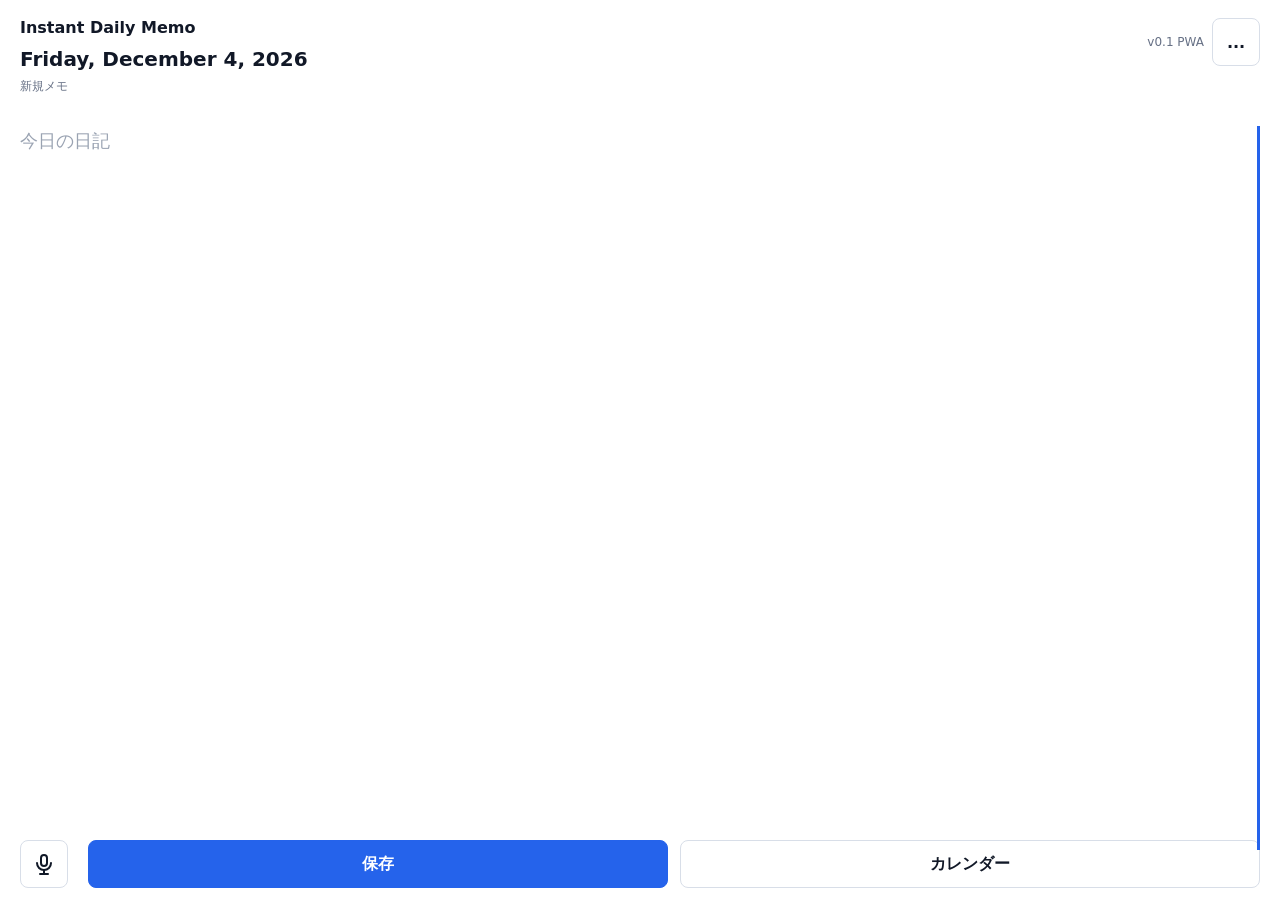
<file: index.html>
<!doctype html>
<html lang="ja">
  <head>
    <meta charset="utf-8">
    <meta name="viewport" content="width=device-width, initial-scale=1, viewport-fit=cover">
    <meta name="theme-color" content="#ffffff">
    <meta name="description" content="起動したらすぐ今日の日記を書ける PWA">
    <title>Instant Daily Memo</title>
    <link rel="manifest" href="manifest.webmanifest">
    <link rel="icon" href="icons/icon.svg" type="image/svg+xml">
    <link rel="apple-touch-icon" href="icons/icon.svg">
    <link rel="stylesheet" href="styles.css">
  </head>
  <body>
    <main class="app-shell" aria-label="Instant Daily Memo">
      <header class="topbar">
        <div>
          <p class="app-name">Instant Daily Memo</p>
          <button class="date-button" id="dateButton" type="button"></button>
        </div>
        <div class="top-actions">
          <span class="version">v0.1 PWA</span>
          <button class="icon-button" id="settingsButton" type="button" aria-label="設定" title="設定">
            <span aria-hidden="true">...</span>
          </button>
        </div>
      </header>

      <p class="status" id="statusText" role="status" aria-live="polite">読み込み中...</p>

      <section class="editor-wrap" aria-label="今日の日記">
        <textarea id="memoText" spellcheck="true" autocomplete="off" placeholder="今日の日記"></textarea>
        <div class="scroll-track" aria-hidden="true">
          <div class="scroll-thumb" id="scrollThumb"></div>
        </div>
      </section>

      <footer class="actionbar">
        <button class="icon-button" id="voiceButton" type="button" aria-label="音声入力" title="音声入力">
          <svg viewBox="0 0 24 24" aria-hidden="true">
            <path d="M12 14a3 3 0 0 0 3-3V6a3 3 0 1 0-6 0v5a3 3 0 0 0 3 3Z"></path>
            <path d="M19 11a7 7 0 0 1-14 0"></path>
            <path d="M12 18v4"></path>
            <path d="M8 22h8"></path>
          </svg>
        </button>
        <button class="primary-button" id="saveButton" type="button">保存</button>
        <button class="secondary-button" id="calendarButton" type="button">カレンダー</button>
      </footer>
    </main>

    <dialog class="settings-dialog" id="settingsDialog">
      <form method="dialog" class="settings-panel">
        <header class="dialog-header">
          <h1>設定</h1>
          <button class="icon-button" value="close" aria-label="閉じる" title="閉じる">
            <span aria-hidden="true">x</span>
          </button>
        </header>

        <div class="setting-row">
          <div>
            <strong>保存先</strong>
            <p>Google Calendar API が有効な時は今日の memo 予定にも保存します</p>
          </div>
          <span class="setting-value" id="googleStatus">未接続</span>
        </div>

        <label class="field-row">
          <span>OAuth クライアント ID</span>
          <input id="clientIdInput" type="text" inputmode="url" autocomplete="off" placeholder="xxxxx.apps.googleusercontent.com">
        </label>

        <label class="field-row">
          <span>カレンダー ID</span>
          <input id="calendarIdInput" type="text" autocomplete="off" value="primary">
        </label>

        <div class="dialog-actions">
          <button class="primary-button" id="googleSignInButton" type="button">Google 接続</button>
          <button class="secondary-button" id="googleSignOutButton" type="button">解除</button>
        </div>

        <div class="setting-row">
          <div>
            <strong>共有テキスト</strong>
            <p>共有された本文は今日の日記末尾に追加します</p>
          </div>
          <span class="setting-value" id="shareStatus">待機中</span>
        </div>

        <div class="dialog-actions">
          <button class="secondary-button" id="exportButton" type="button">JSON 書き出し</button>
          <button class="secondary-button" id="icsButton" type="button">ICS 保存</button>
        </div>

        <nav class="legal-links" aria-label="公開文書">
          <a href="privacy-policy.html" target="_blank" rel="noopener">プライバシーポリシー</a>
          <a href="terms.html" target="_blank" rel="noopener">利用規約</a>
        </nav>
      </form>
    </dialog>

    <div class="toast" id="toast" role="status" aria-live="polite"></div>
    <script src="https://accounts.google.com/gsi/client" async defer></script>
    <script src="app.js" type="module"></script>
  </body>
</html>
</file>
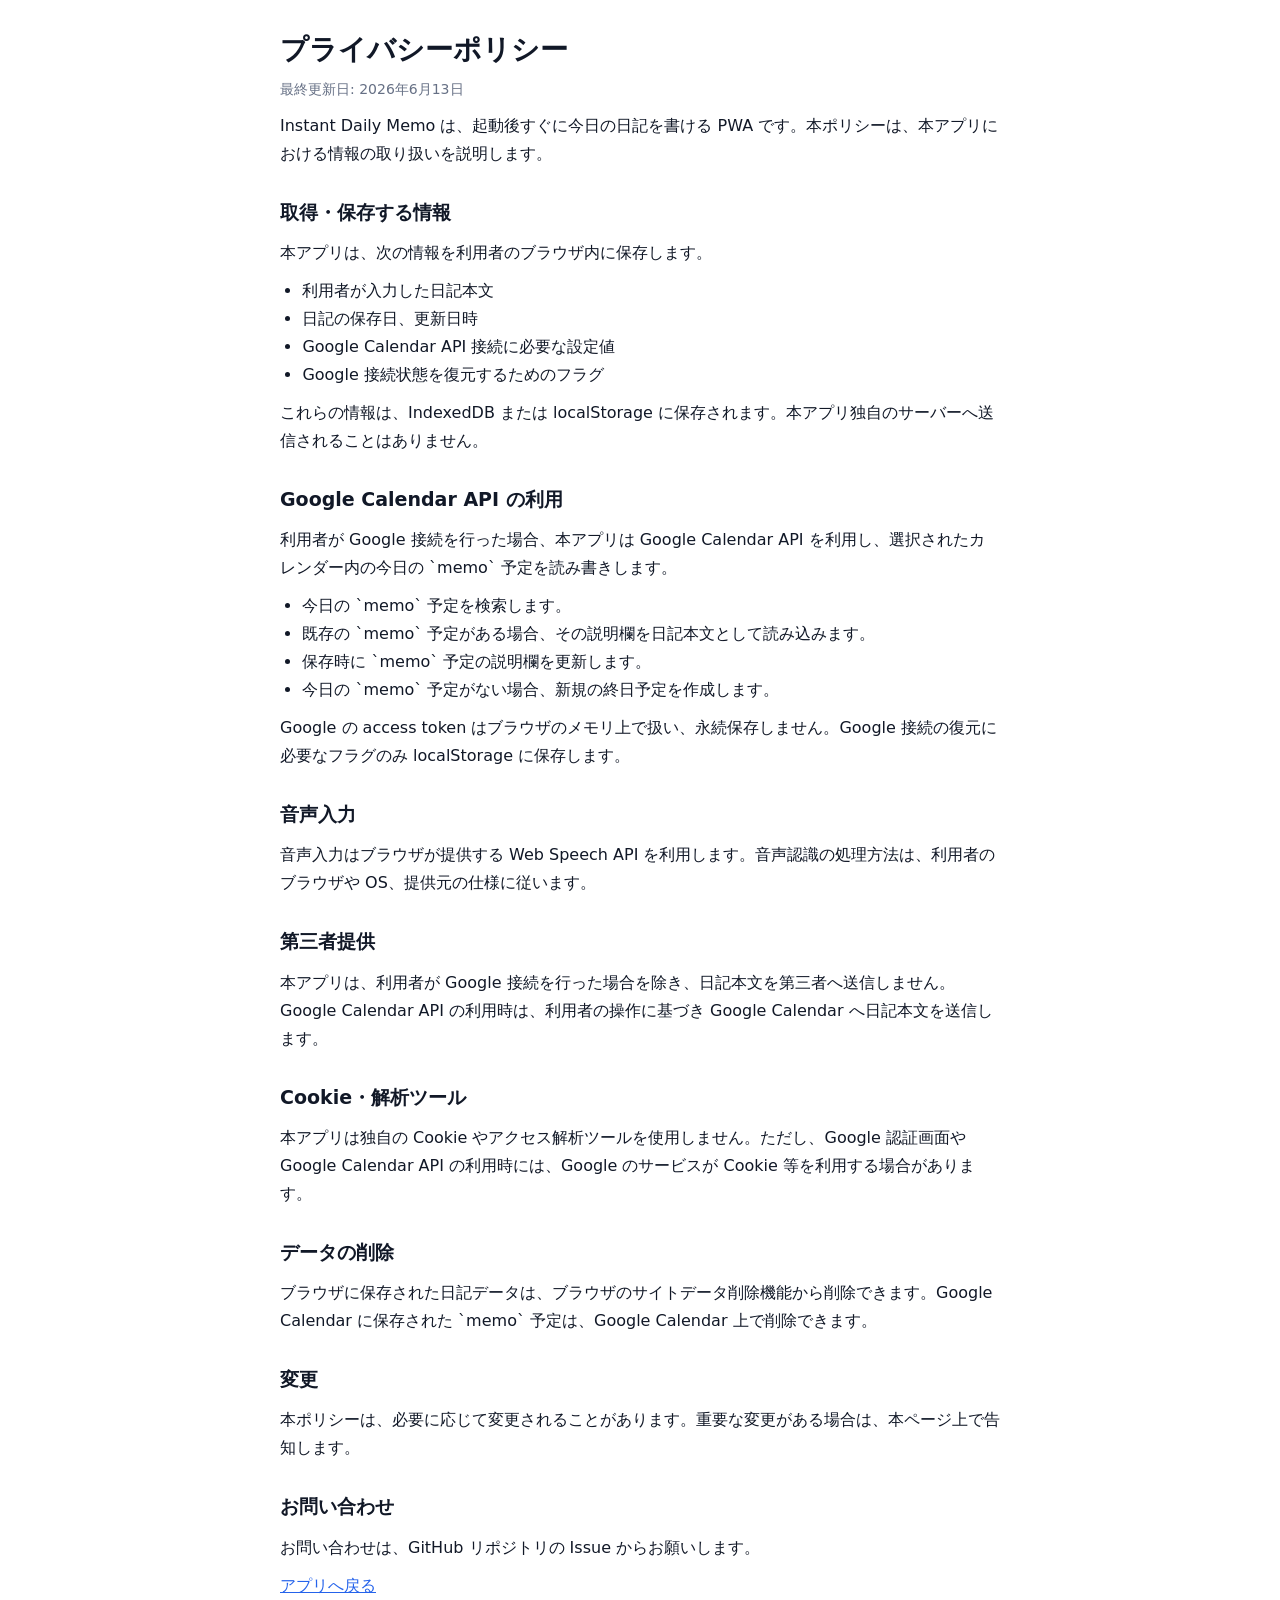
<file: privacy-policy.html>
<!doctype html>
<html lang="ja">
  <head>
    <meta charset="utf-8">
    <meta name="viewport" content="width=device-width, initial-scale=1">
    <meta name="theme-color" content="#ffffff">
    <title>プライバシーポリシー - Instant Daily Memo</title>
    <link rel="stylesheet" href="styles.css">
  </head>
  <body>
    <main class="legal-page">
      <h1>プライバシーポリシー</h1>
      <p class="updated">最終更新日: 2026年6月13日</p>

      <p>
        Instant Daily Memo は、起動後すぐに今日の日記を書ける PWA です。本ポリシーは、本アプリにおける情報の取り扱いを説明します。
      </p>

      <h2>取得・保存する情報</h2>
      <p>本アプリは、次の情報を利用者のブラウザ内に保存します。</p>
      <ul>
        <li>利用者が入力した日記本文</li>
        <li>日記の保存日、更新日時</li>
        <li>Google Calendar API 接続に必要な設定値</li>
        <li>Google 接続状態を復元するためのフラグ</li>
      </ul>
      <p>
        これらの情報は、IndexedDB または localStorage に保存されます。本アプリ独自のサーバーへ送信されることはありません。
      </p>

      <h2>Google Calendar API の利用</h2>
      <p>
        利用者が Google 接続を行った場合、本アプリは Google Calendar API を利用し、選択されたカレンダー内の今日の `memo` 予定を読み書きします。
      </p>
      <ul>
        <li>今日の `memo` 予定を検索します。</li>
        <li>既存の `memo` 予定がある場合、その説明欄を日記本文として読み込みます。</li>
        <li>保存時に `memo` 予定の説明欄を更新します。</li>
        <li>今日の `memo` 予定がない場合、新規の終日予定を作成します。</li>
      </ul>
      <p>
        Google の access token はブラウザのメモリ上で扱い、永続保存しません。Google 接続の復元に必要なフラグのみ localStorage に保存します。
      </p>

      <h2>音声入力</h2>
      <p>
        音声入力はブラウザが提供する Web Speech API を利用します。音声認識の処理方法は、利用者のブラウザや OS、提供元の仕様に従います。
      </p>

      <h2>第三者提供</h2>
      <p>
        本アプリは、利用者が Google 接続を行った場合を除き、日記本文を第三者へ送信しません。Google Calendar API の利用時は、利用者の操作に基づき Google Calendar へ日記本文を送信します。
      </p>

      <h2>Cookie・解析ツール</h2>
      <p>
        本アプリは独自の Cookie やアクセス解析ツールを使用しません。ただし、Google 認証画面や Google Calendar API の利用時には、Google のサービスが Cookie 等を利用する場合があります。
      </p>

      <h2>データの削除</h2>
      <p>
        ブラウザに保存された日記データは、ブラウザのサイトデータ削除機能から削除できます。Google Calendar に保存された `memo` 予定は、Google Calendar 上で削除できます。
      </p>

      <h2>変更</h2>
      <p>
        本ポリシーは、必要に応じて変更されることがあります。重要な変更がある場合は、本ページ上で告知します。
      </p>

      <h2>お問い合わせ</h2>
      <p>
        お問い合わせは、GitHub リポジトリの Issue からお願いします。
      </p>

      <p><a href="./">アプリへ戻る</a></p>
    </main>
  </body>
</html>
</file>
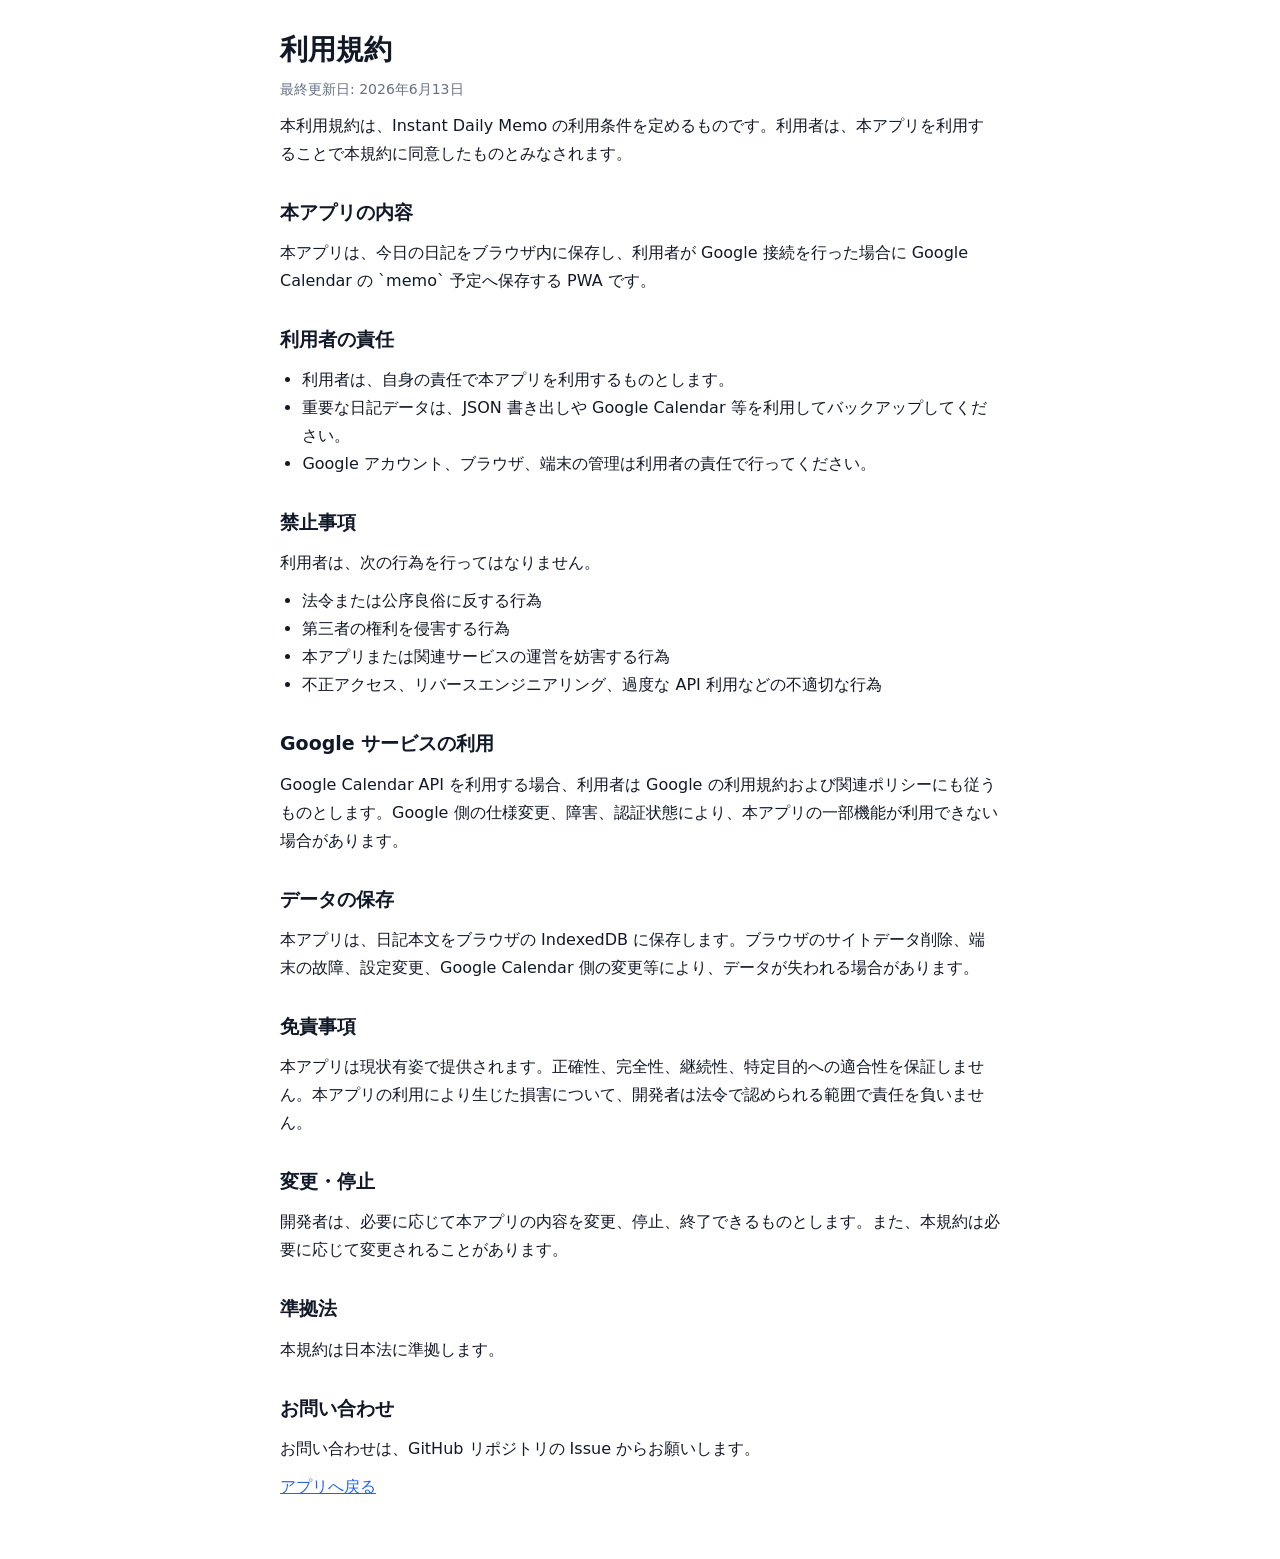
<file: terms.html>
<!doctype html>
<html lang="ja">
  <head>
    <meta charset="utf-8">
    <meta name="viewport" content="width=device-width, initial-scale=1">
    <meta name="theme-color" content="#ffffff">
    <title>利用規約 - Instant Daily Memo</title>
    <link rel="stylesheet" href="styles.css">
  </head>
  <body>
    <main class="legal-page">
      <h1>利用規約</h1>
      <p class="updated">最終更新日: 2026年6月13日</p>

      <p>
        本利用規約は、Instant Daily Memo の利用条件を定めるものです。利用者は、本アプリを利用することで本規約に同意したものとみなされます。
      </p>

      <h2>本アプリの内容</h2>
      <p>
        本アプリは、今日の日記をブラウザ内に保存し、利用者が Google 接続を行った場合に Google Calendar の `memo` 予定へ保存する PWA です。
      </p>

      <h2>利用者の責任</h2>
      <ul>
        <li>利用者は、自身の責任で本アプリを利用するものとします。</li>
        <li>重要な日記データは、JSON 書き出しや Google Calendar 等を利用してバックアップしてください。</li>
        <li>Google アカウント、ブラウザ、端末の管理は利用者の責任で行ってください。</li>
      </ul>

      <h2>禁止事項</h2>
      <p>利用者は、次の行為を行ってはなりません。</p>
      <ul>
        <li>法令または公序良俗に反する行為</li>
        <li>第三者の権利を侵害する行為</li>
        <li>本アプリまたは関連サービスの運営を妨害する行為</li>
        <li>不正アクセス、リバースエンジニアリング、過度な API 利用などの不適切な行為</li>
      </ul>

      <h2>Google サービスの利用</h2>
      <p>
        Google Calendar API を利用する場合、利用者は Google の利用規約および関連ポリシーにも従うものとします。Google 側の仕様変更、障害、認証状態により、本アプリの一部機能が利用できない場合があります。
      </p>

      <h2>データの保存</h2>
      <p>
        本アプリは、日記本文をブラウザの IndexedDB に保存します。ブラウザのサイトデータ削除、端末の故障、設定変更、Google Calendar 側の変更等により、データが失われる場合があります。
      </p>

      <h2>免責事項</h2>
      <p>
        本アプリは現状有姿で提供されます。正確性、完全性、継続性、特定目的への適合性を保証しません。本アプリの利用により生じた損害について、開発者は法令で認められる範囲で責任を負いません。
      </p>

      <h2>変更・停止</h2>
      <p>
        開発者は、必要に応じて本アプリの内容を変更、停止、終了できるものとします。また、本規約は必要に応じて変更されることがあります。
      </p>

      <h2>準拠法</h2>
      <p>
        本規約は日本法に準拠します。
      </p>

      <h2>お問い合わせ</h2>
      <p>
        お問い合わせは、GitHub リポジトリの Issue からお願いします。
      </p>

      <p><a href="./">アプリへ戻る</a></p>
    </main>
  </body>
</html>
</file>
<file: styles.css>
:root {
  color-scheme: light;
  --bg: #ffffff;
  --text: #111827;
  --muted: #667085;
  --line: #d8dee8;
  --line-soft: #edf0f5;
  --accent: #2563eb;
  --accent-strong: #1d4ed8;
  --press: #f3f6fb;
  --danger: #b42318;
  font-family: system-ui, -apple-system, BlinkMacSystemFont, "Segoe UI", sans-serif;
}

* {
  box-sizing: border-box;
}

html,
body {
  height: 100%;
}

body {
  margin: 0;
  background: var(--bg);
  color: var(--text);
}

button,
textarea {
  font: inherit;
}

button {
  touch-action: manipulation;
}

.app-shell {
  display: grid;
  grid-template-rows: auto auto minmax(0, 1fr) auto;
  min-height: 100dvh;
  padding: calc(18px + env(safe-area-inset-top)) 20px calc(12px + env(safe-area-inset-bottom));
}

.topbar {
  display: flex;
  align-items: flex-start;
  justify-content: space-between;
  gap: 14px;
}

.app-name {
  margin: 0 0 10px;
  font-size: 16px;
  font-weight: 650;
}

.date-button {
  display: block;
  max-width: 100%;
  padding: 0;
  border: 0;
  background: transparent;
  color: var(--text);
  text-align: left;
  font-size: 20px;
  font-weight: 650;
  line-height: 1.25;
}

.date-button:focus-visible,
.icon-button:focus-visible,
.primary-button:focus-visible,
.secondary-button:focus-visible {
  outline: 3px solid color-mix(in srgb, var(--accent) 35%, transparent);
  outline-offset: 2px;
}

.top-actions {
  display: flex;
  align-items: center;
  gap: 8px;
}

.version,
.status {
  color: var(--muted);
  font-size: 12px;
}

.version {
  white-space: nowrap;
}

.status {
  min-height: 18px;
  margin: 6px 0 0;
}

.editor-wrap {
  position: relative;
  min-height: 0;
  margin-top: 12px;
}

#memoText {
  width: 100%;
  height: 100%;
  min-height: 260px;
  padding: 18px 14px 18px 0;
  border: 0;
  border-radius: 0;
  resize: none;
  outline: none;
  background: transparent;
  color: var(--text);
  font-size: 18px;
  line-height: 1.65;
  overflow: auto;
  scrollbar-width: none;
}

#memoText::placeholder {
  color: #9aa3b2;
}

#memoText::-webkit-scrollbar {
  display: none;
}

.scroll-track {
  position: absolute;
  top: 18px;
  right: 0;
  bottom: 18px;
  width: 3px;
  background: var(--line-soft);
}

.scroll-thumb {
  width: 3px;
  min-height: 36px;
  background: var(--accent);
  transform: translateY(0);
}

.actionbar {
  display: grid;
  grid-template-columns: 56px minmax(0, 1fr) minmax(0, 1fr);
  gap: 12px;
  padding-top: 8px;
}

.icon-button,
.primary-button,
.secondary-button {
  display: inline-flex;
  align-items: center;
  justify-content: center;
  min-width: 0;
  height: 48px;
  border-radius: 8px;
  border: 1px solid var(--line);
  background: #fff;
  color: var(--text);
  font-weight: 650;
}

.icon-button {
  width: 48px;
  padding: 0;
}

.icon-button svg {
  width: 24px;
  height: 24px;
  fill: none;
  stroke: currentColor;
  stroke-width: 2;
  stroke-linecap: round;
  stroke-linejoin: round;
}

.primary-button {
  border-color: var(--accent);
  background: var(--accent);
  color: #fff;
}

.secondary-button {
  background: #fff;
}

.icon-button:active,
.secondary-button:active {
  background: var(--press);
}

.primary-button:active {
  background: var(--accent-strong);
}

.settings-dialog {
  width: min(520px, calc(100vw - 28px));
  padding: 0;
  border: 1px solid var(--line);
  border-radius: 8px;
  color: var(--text);
}

.settings-dialog::backdrop {
  background: rgb(17 24 39 / 0.28);
}

.settings-panel {
  padding: 18px;
}

.dialog-header {
  display: flex;
  align-items: center;
  justify-content: space-between;
  gap: 16px;
}

.dialog-header h1 {
  margin: 0;
  font-size: 20px;
}

.setting-row {
  display: flex;
  align-items: center;
  justify-content: space-between;
  gap: 16px;
  padding: 16px 0;
  border-top: 1px solid var(--line-soft);
}

.setting-row:first-of-type {
  margin-top: 12px;
}

.setting-row strong,
.setting-row p {
  display: block;
  margin: 0;
}

.setting-row p {
  margin-top: 4px;
  color: var(--muted);
  font-size: 13px;
  line-height: 1.45;
}

.setting-value {
  flex: 0 0 auto;
  color: var(--muted);
  font-size: 13px;
  white-space: nowrap;
}

.field-row {
  display: grid;
  gap: 8px;
  padding: 12px 0;
  border-top: 1px solid var(--line-soft);
}

.field-row span {
  color: var(--muted);
  font-size: 13px;
  font-weight: 650;
}

.field-row input {
  width: 100%;
  min-height: 44px;
  padding: 9px 11px;
  border: 1px solid var(--line);
  border-radius: 8px;
  color: var(--text);
  font: inherit;
}

.field-row input:focus {
  border-color: var(--accent);
  outline: 3px solid color-mix(in srgb, var(--accent) 18%, transparent);
}

.dialog-actions {
  display: grid;
  grid-template-columns: 1fr 1fr;
  gap: 10px;
  padding-top: 6px;
}

.legal-links {
  display: flex;
  flex-wrap: wrap;
  gap: 14px;
  padding-top: 16px;
  font-size: 13px;
}

.legal-links a,
.legal-page a {
  color: var(--accent);
}

.toast {
  position: fixed;
  left: 50%;
  bottom: calc(18px + env(safe-area-inset-bottom));
  max-width: calc(100vw - 36px);
  padding: 10px 14px;
  border-radius: 8px;
  background: #111827;
  color: #fff;
  font-size: 14px;
  opacity: 0;
  pointer-events: none;
  transform: translate(-50%, 10px);
  transition: opacity 140ms ease, transform 140ms ease;
}

.toast.is-visible {
  opacity: 1;
  transform: translate(-50%, 0);
}

@media (max-width: 420px) {
  .app-shell {
    padding-left: 16px;
    padding-right: 16px;
  }

  .date-button {
    font-size: 18px;
  }

  .version {
    display: none;
  }

  .actionbar {
    grid-template-columns: 48px minmax(0, 1fr) minmax(0, 1fr);
    gap: 8px;
  }

  .dialog-actions {
    grid-template-columns: 1fr;
  }
}

.legal-page {
  max-width: 760px;
  min-height: 100dvh;
  margin: 0 auto;
  padding: 32px 20px 48px;
  line-height: 1.75;
}

.legal-page h1 {
  margin: 0 0 8px;
  font-size: 28px;
  line-height: 1.25;
}

.legal-page h2 {
  margin: 28px 0 8px;
  font-size: 19px;
}

.legal-page p,
.legal-page ul {
  margin: 10px 0;
}

.legal-page ul {
  padding-left: 1.4em;
}

.legal-page .updated {
  color: var(--muted);
  font-size: 14px;
}
</file>
